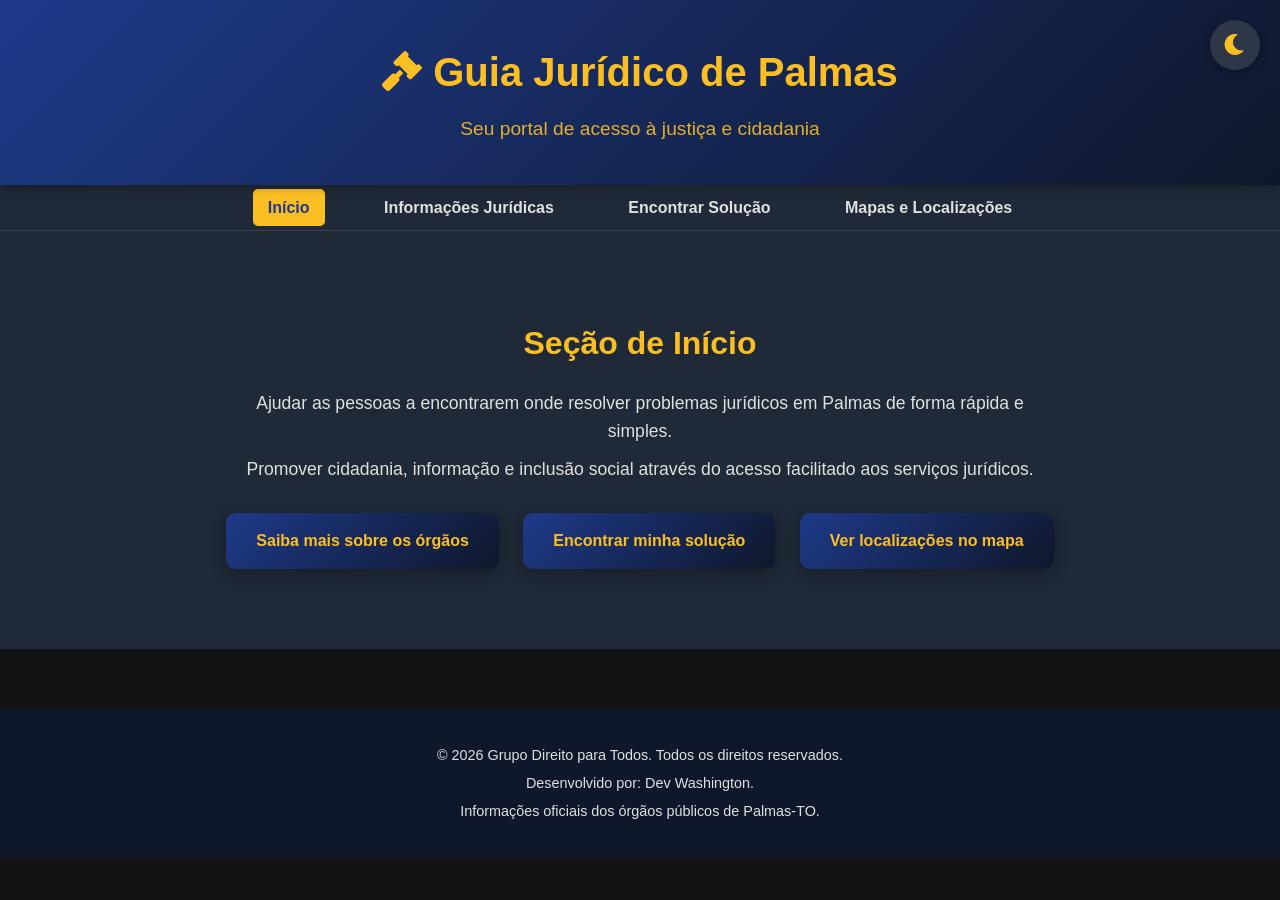
<file: index.html>
<!DOCTYPE html>
<html lang="pt-BR">

<head>
  <meta charset="UTF-8">
  <meta name="viewport" content="width=device-width, initial-scale=1.0">
  <title>Guia Jurídico de Palmas</title>
  <link rel="stylesheet" href="estilo.css">
  <link rel="stylesheet" href="https://cdnjs.cloudflare.com/ajax/libs/font-awesome/6.0.0/css/all.min.css">
</head>

<body>
  <header>
    <div class="container">
      <h1><i class="fas fa-gavel"></i> Guia Jurídico de Palmas</h1>
      <p>Seu portal de acesso à justiça e cidadania</p>
      <button id="theme-toggle" class="theme-toggle">
        <i class="fas fa-moon"></i>
      </button>
    </div>
  </header>

  <nav>
    <div class="container">
      <ul>
        <li><a href="index.html" class="active">Início</a></li>
        <li><a href="informacoes.html">Informações Jurídicas</a></li>
        <li><a href="solucoes.html">Encontrar Solução</a></li>
        <li><a href="mapas.html">Mapas e Localizações</a></li>
      </ul>
    </div>
  </nav>

  <section id="inicio" class="hero">
    <div class="container">
      <h2>Seção de Início</h2>
      <p>Ajudar as pessoas a encontrarem onde resolver problemas jurídicos em Palmas de forma rápida e simples.</p>
      <p>Promover cidadania, informação e inclusão social através do acesso facilitado aos serviços jurídicos.</p>
      <a href="informacoes.html" class="cta-button">Saiba mais sobre os órgãos</a>
      <a href="solucoes.html" class="cta-button">Encontrar minha solução</a>
      <a href="mapas.html" class="cta-button">Ver localizações no mapa</a>
    </div>
  </section>

  <footer>
    <div class="container">
      <p>© 2026 Grupo Direito para Todos. Todos os direitos reservados.</p>
      <p>Desenvolvido por: Dev Washington.</p>
      <p>Informações oficiais dos órgãos públicos de Palmas-TO.</p>
    </div>
  </footer>

  <div id="modal" class="modal">
    <div class="modal-conteudo">
      <span class="fechar">&times;</span>
      <div class="modal-header">
        <h3 id="modal-titulo"></h3>
      </div>
      <div class="modal-body">
        <p id="modal-descricao"></p>
        <p><strong>Endereço:</strong> <span id="modal-endereco"></span></p>
      </div>
    </div>
  </div>

  <script src="script.js"></script>
</body>

</html>
</file>
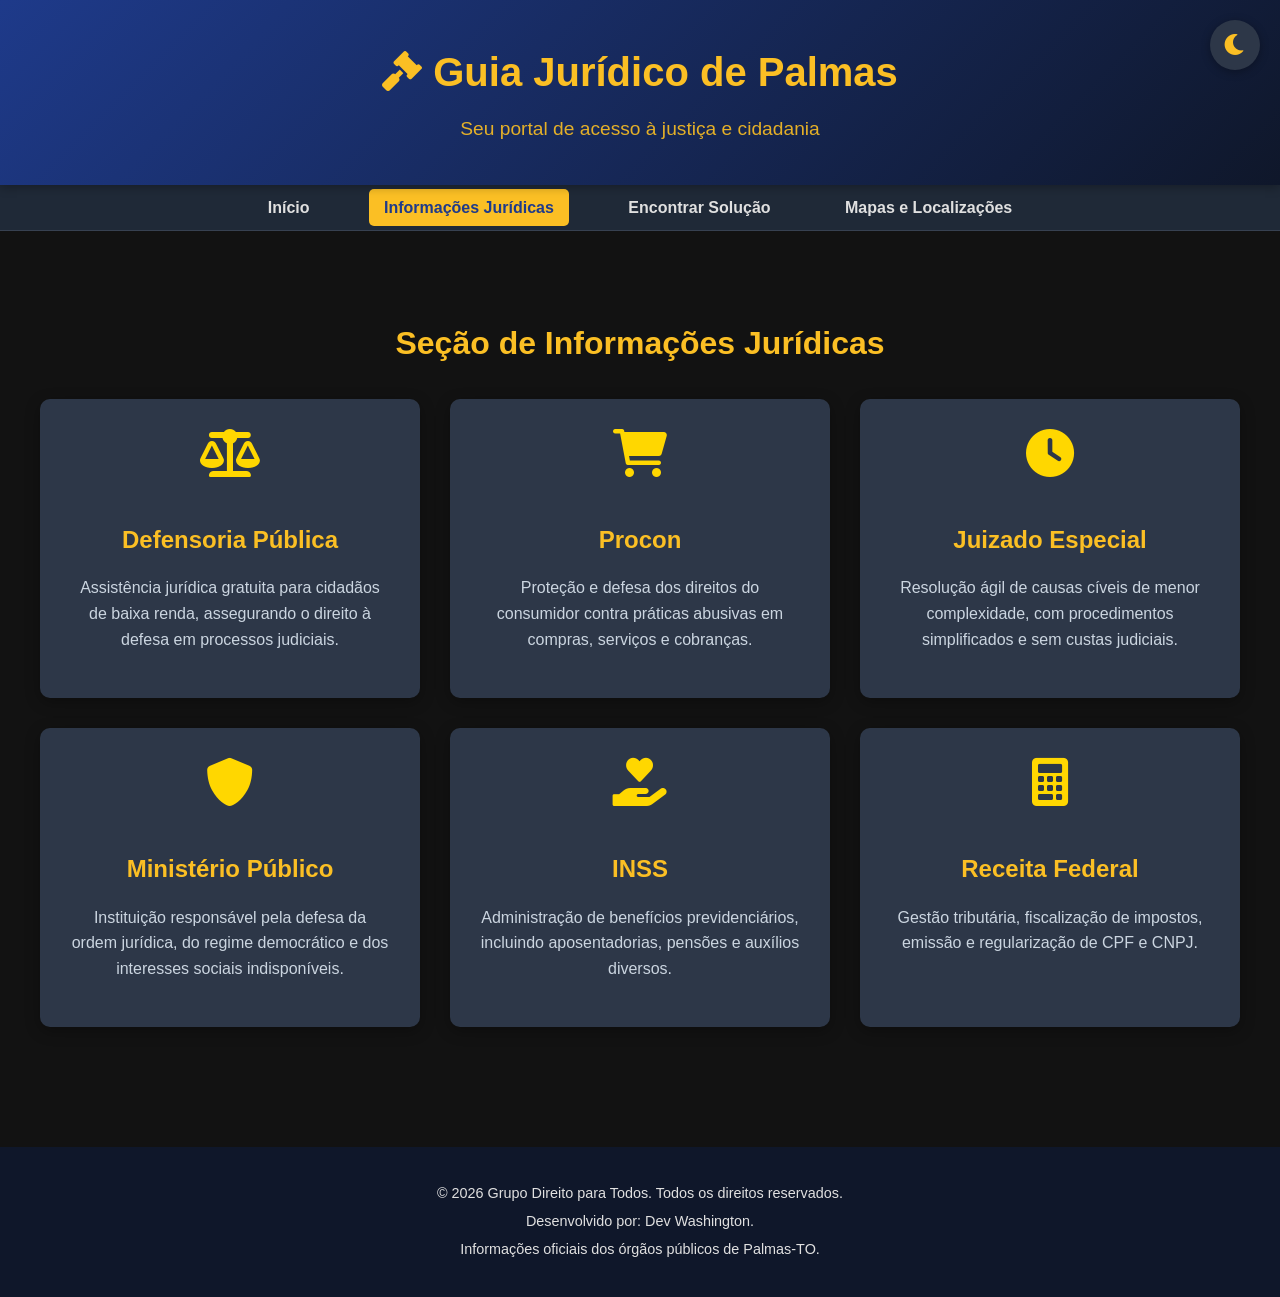
<file: informacoes.html>
<!DOCTYPE html>
<html lang="pt-BR">

<head>
  <meta charset="UTF-8">
  <meta name="viewport" content="width=device-width, initial-scale=1.0">
  <title>Informações Jurídicas - Guia Jurídico de Palmas</title>
  <link rel="stylesheet" href="estilo.css">
  <link rel="stylesheet" href="https://cdnjs.cloudflare.com/ajax/libs/font-awesome/6.0.0/css/all.min.css">
</head>

<body>
  <header>
    <div class="container">
      <h1><i class="fas fa-gavel"></i> Guia Jurídico de Palmas</h1>
      <p>Seu portal de acesso à justiça e cidadania</p>
      <button id="theme-toggle" class="theme-toggle">
        <i class="fas fa-moon"></i>
      </button>
    </div>
  </header>

  <nav>
    <div class="container">
      <ul>
        <li><a href="index.html">Início</a></li>
        <li><a href="informacoes.html" class="active">Informações Jurídicas</a></li>
        <li><a href="solucoes.html">Encontrar Solução</a></li>
        <li><a href="mapas.html">Mapas e Localizações</a></li>
      </ul>
    </div>
  </nav>

  <section id="informacoes">
    <div class="container">
      <h2>Seção de Informações Jurídicas</h2>
      <div class="orgaos-grid">
        <div class="orgao-card">
          <i class="fas fa-balance-scale"></i>
          <h3>Defensoria Pública</h3>
          <p>Assistência jurídica gratuita para cidadãos de baixa renda, assegurando o direito à defesa em processos
            judiciais.</p>
        </div>
        <div class="orgao-card">
          <i class="fas fa-shopping-cart"></i>
          <h3>Procon</h3>
          <p>Proteção e defesa dos direitos do consumidor contra práticas abusivas em compras, serviços e cobranças.</p>
        </div>
        <div class="orgao-card">
          <i class="fas fa-clock"></i>
          <h3>Juizado Especial</h3>
          <p>Resolução ágil de causas cíveis de menor complexidade, com procedimentos simplificados e sem custas
            judiciais.</p>
        </div>
        <div class="orgao-card">
          <i class="fas fa-shield-alt"></i>
          <h3>Ministério Público</h3>
          <p>Instituição responsável pela defesa da ordem jurídica, do regime democrático e dos interesses sociais
            indisponíveis.</p>
        </div>
        <div class="orgao-card">
          <i class="fas fa-hand-holding-heart"></i>
          <h3>INSS</h3>
          <p>Administração de benefícios previdenciários, incluindo aposentadorias, pensões e auxílios diversos.</p>
        </div>
        <div class="orgao-card">
          <i class="fas fa-calculator"></i>
          <h3>Receita Federal</h3>
          <p>Gestão tributária, fiscalização de impostos, emissão e regularização de CPF e CNPJ.</p>
        </div>
      </div>
    </div>
  </section>

  <footer>
    <div class="container">
      <p>© 2026 Grupo Direito para Todos. Todos os direitos reservados.</p>
      <p>Desenvolvido por: Dev Washington.</p>
      <p>Informações oficiais dos órgãos públicos de Palmas-TO.</p>
    </div>
  </footer>

  <div id="modal" class="modal">
    <div class="modal-conteudo">
      <span class="fechar">&times;</span>
      <div class="modal-header">
        <h3 id="modal-titulo"></h3>
      </div>
      <div class="modal-body">
        <p id="modal-descricao"></p>
        <p><strong>Endereço:</strong> <span id="modal-endereco"></span></p>
      </div>
    </div>
  </div>

  <script src="script.js"></script>
</body>

</html>
</file>
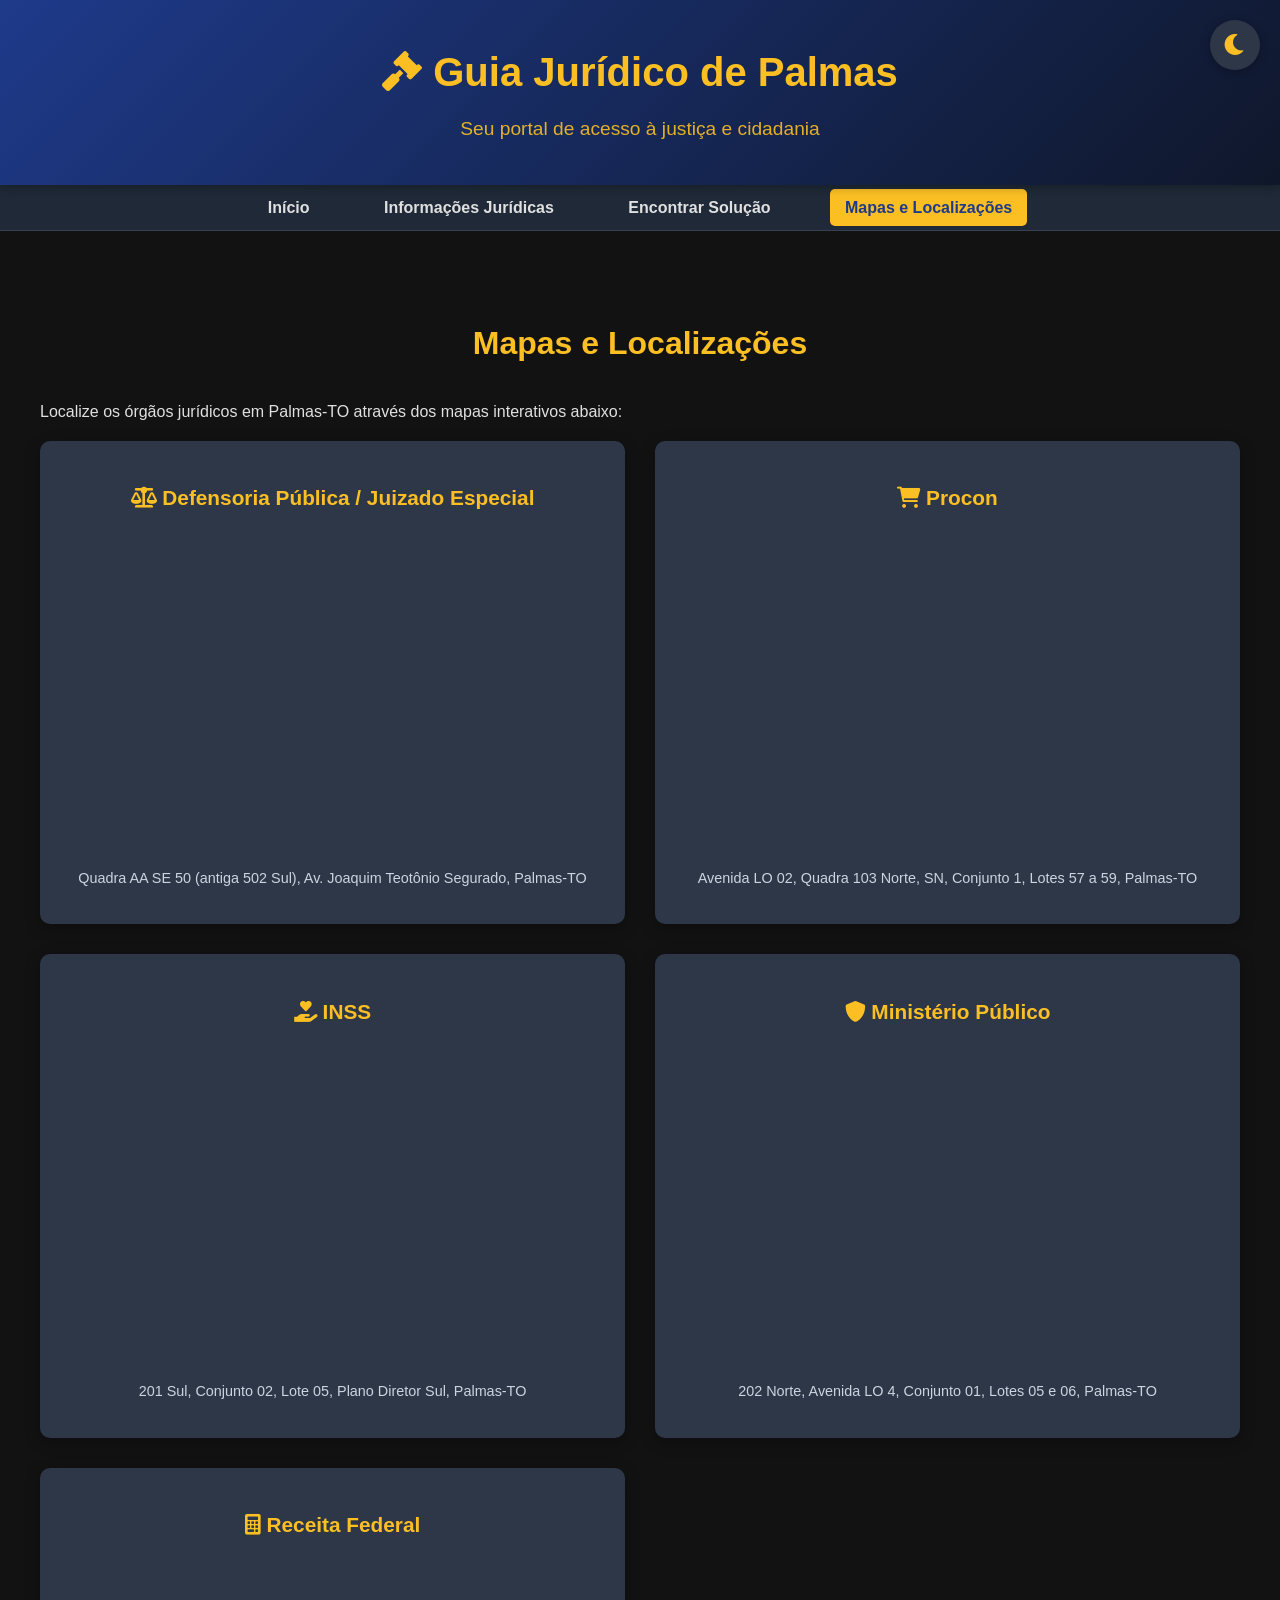
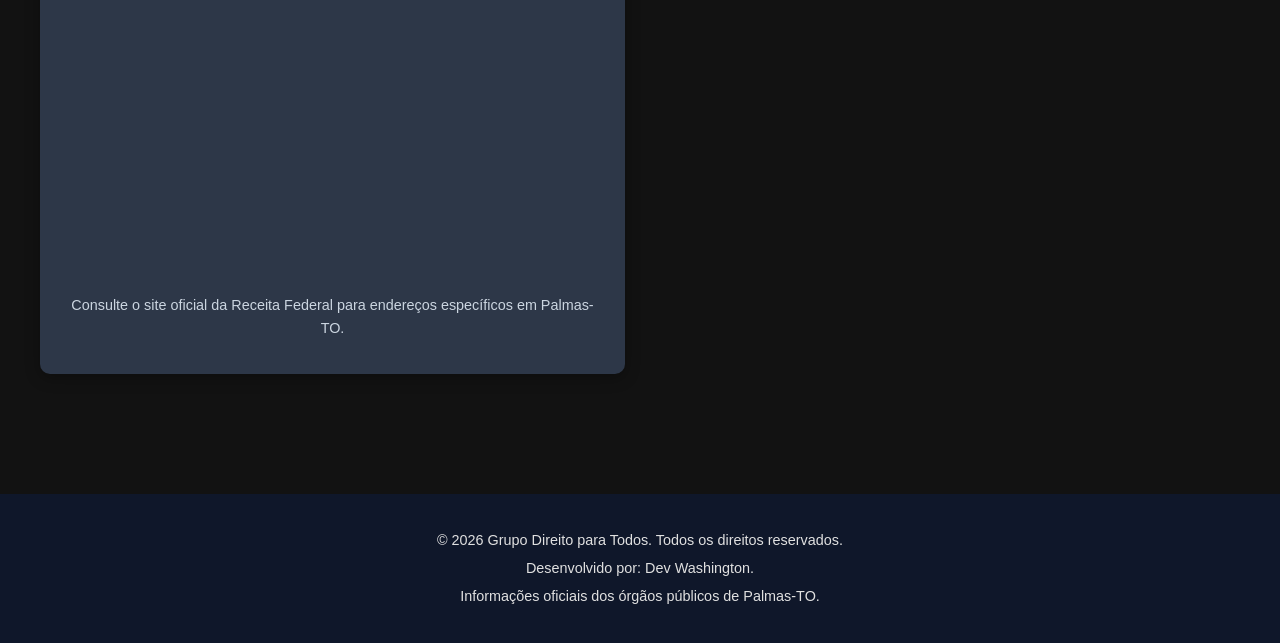
<file: mapas.html>
<!DOCTYPE html>
<html lang="pt-BR">

<head>
  <meta charset="UTF-8">
  <meta name="viewport" content="width=device-width, initial-scale=1.0">
  <title>Mapas e Localizações - Guia Jurídico de Palmas</title>
  <link rel="stylesheet" href="estilo.css">
  <link rel="stylesheet" href="https://cdnjs.cloudflare.com/ajax/libs/font-awesome/6.0.0/css/all.min.css">
</head>

<body>
  <header>
    <div class="container">
      <h1><i class="fas fa-gavel"></i> Guia Jurídico de Palmas</h1>
      <p>Seu portal de acesso à justiça e cidadania</p>
      <button id="theme-toggle" class="theme-toggle">
        <i class="fas fa-moon"></i>
      </button>
    </div>
  </header>

  <nav>
    <div class="container">
      <ul>
        <li><a href="index.html">Início</a></li>
        <li><a href="informacoes.html">Informações Jurídicas</a></li>
        <li><a href="solucoes.html">Encontrar Solução</a></li>
        <li><a href="mapas.html" class="active">Mapas e Localizações</a></li>
      </ul>
    </div>
  </nav>

  <section id="mapas">
    <div class="container">
      <h2>Mapas e Localizações</h2>
      <p>Localize os órgãos jurídicos em Palmas-TO através dos mapas interativos abaixo:</p>
      <div class="mapas-grid">
        <div class="mapa-card">
          <h3><i class="fas fa-balance-scale"></i> Defensoria Pública / Juizado Especial</h3>
          <iframe
            src="https://maps.google.com/maps?q=Quadra%20AA%20SE%2050%20(antiga%20502%20Sul),%20Av.%20Joaquim%20Teotônio%20Segurado,%20Palmas-TO&output=embed"
            width="100%" height="300" style="border:0;" allowfullscreen="" loading="lazy"></iframe>
          <p>Quadra AA SE 50 (antiga 502 Sul), Av. Joaquim Teotônio Segurado, Palmas-TO</p>
        </div>
        <div class="mapa-card">
          <h3><i class="fas fa-shopping-cart"></i> Procon</h3>
          <iframe
            src="https://maps.google.com/maps?q=Avenida%20LO%2002,%20Quadra%20103%20Norte,%20SN,%20Conjunto%201,%20Lotes%2057%20a%2059,%20Palmas-TO&output=embed"
            width="100%" height="300" style="border:0;" allowfullscreen="" loading="lazy"></iframe>
          <p>Avenida LO 02, Quadra 103 Norte, SN, Conjunto 1, Lotes 57 a 59, Palmas-TO</p>
        </div>
        <div class="mapa-card">
          <h3><i class="fas fa-hand-holding-heart"></i> INSS</h3>
          <iframe
            src="https://maps.google.com/maps?q=201%20Sul,%20Conjunto%2002,%20Lote%2005,%20Plano%20Diretor%20Sul,%20Palmas-TO&output=embed"
            width="100%" height="300" style="border:0;" allowfullscreen="" loading="lazy"></iframe>
          <p>201 Sul, Conjunto 02, Lote 05, Plano Diretor Sul, Palmas-TO</p>
        </div>
        <div class="mapa-card">
          <h3><i class="fas fa-shield-alt"></i> Ministério Público</h3>
          <iframe
            src="https://maps.google.com/maps?q=202%20Norte,%20Avenida%20LO%204,%20Conjunto%2001,%20Lotes%2005%20e%2006,%20Palmas-TO&output=embed"
            width="100%" height="300" style="border:0;" allowfullscreen="" loading="lazy"></iframe>
          <p>202 Norte, Avenida LO 4, Conjunto 01, Lotes 05 e 06, Palmas-TO</p>
        </div>
        <div class="mapa-card">
          <h3><i class="fas fa-calculator"></i> Receita Federal</h3>
          <iframe src="https://maps.google.com/maps?q=Receita%20Federal%20Palmas%20TO&output=embed" width="100%"
            height="300" style="border:0;" allowfullscreen="" loading="lazy"></iframe>
          <p>Consulte o site oficial da Receita Federal para endereços específicos em Palmas-TO.</p>
        </div>
      </div>
    </div>
  </section>

  <footer>
    <div class="container">
      <p>© 2026 Grupo Direito para Todos. Todos os direitos reservados.</p>
      <p>Desenvolvido por: Dev Washington.</p>
      <p>Informações oficiais dos órgãos públicos de Palmas-TO.</p>
    </div>
  </footer>

  <script src="script.js"></script>
</body>

</html>
</file>
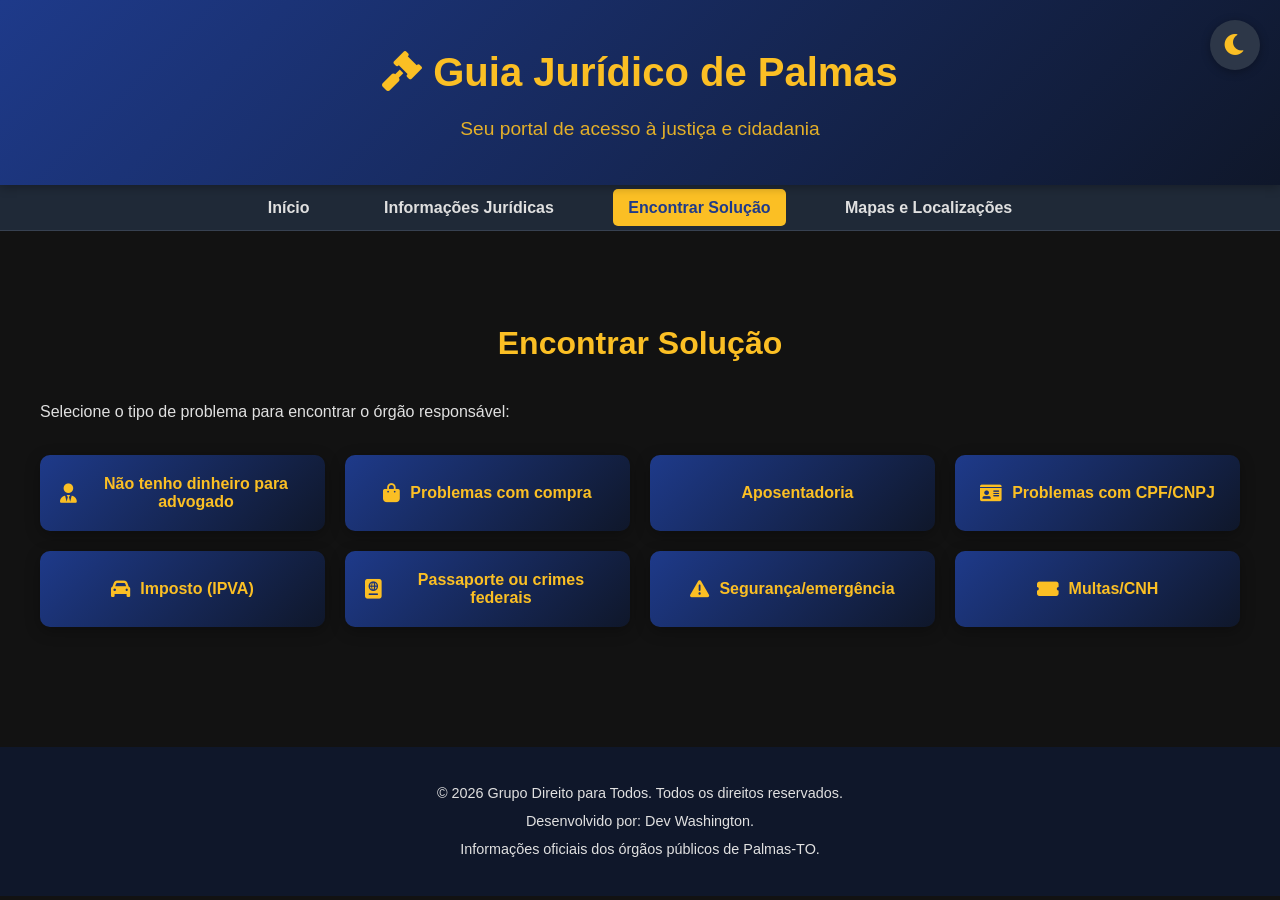
<file: solucoes.html>
<!DOCTYPE html>
<html lang="pt-BR">

<head>
  <meta charset="UTF-8">
  <meta name="viewport" content="width=device-width, initial-scale=1.0">
  <title>Encontrar Solução - Guia Jurídico de Palmas</title>
  <link rel="stylesheet" href="estilo.css">
  <link rel="stylesheet" href="https://cdnjs.cloudflare.com/ajax/libs/font-awesome/6.0.0/css/all.min.css">
</head>

<body>
  <header>
    <div class="container">
      <h1><i class="fas fa-gavel"></i> Guia Jurídico de Palmas</h1>
      <p>Seu portal de acesso à justiça e cidadania</p>
      <button id="theme-toggle" class="theme-toggle">
        <i class="fas fa-moon"></i>
      </button>
    </div>
  </header>

  <nav>
    <div class="container">
      <ul>
        <li><a href="index.html">Início</a></li>
        <li><a href="informacoes.html">Informações Jurídicas</a></li>
        <li><a href="solucoes.html" class="active">Encontrar Solução</a></li>
        <li><a href="mapas.html">Mapas e Localizações</a></li>
      </ul>
    </div>
  </nav>

  <section id="solucoes">
    <div class="container">
      <h2>Encontrar Solução</h2>
      <p>Selecione o tipo de problema para encontrar o órgão responsável:</p>
      <div class="botoes-grid">
        <button class="botao-solucao" data-orgao="defensoria"><i class="fas fa-user-tie"></i> Não tenho dinheiro para
          advogado</button>
        <button class="botao-solucao" data-orgao="procon"><i class="fas fa-shopping-bag"></i> Problemas com
          compra</button>
        <button class="botao-solucao" data-orgao="inss"><i class="fas fa-retirement"></i> Aposentadoria</button>
        <button class="botao-solucao" data-orgao="receita"><i class="fas fa-id-card"></i> Problemas com
          CPF/CNPJ</button>
        <button class="botao-solucao" data-orgao="receita"><i class="fas fa-car"></i> Imposto (IPVA)</button>
        <button class="botao-solucao" data-orgao="ministerio"><i class="fas fa-passport"></i> Passaporte ou crimes
          federais</button>
        <button class="botao-solucao" data-orgao="ministerio"><i class="fas fa-exclamation-triangle"></i>
          Segurança/emergência</button>
        <button class="botao-solucao" data-orgao="juizado"><i class="fas fa-ticket-alt"></i> Multas/CNH</button>
      </div>
    </div>
  </section>

  <footer>
    <div class="container">
      <p>© 2026 Grupo Direito para Todos. Todos os direitos reservados.</p>
      <p>Desenvolvido por: Dev Washington.</p>
      <p>Informações oficiais dos órgãos públicos de Palmas-TO.</p>
    </div>
  </footer>

  <div id="modal" class="modal">
    <div class="modal-conteudo">
      <span class="fechar">&times;</span>
      <div class="modal-header">
        <h3 id="modal-titulo"></h3>
      </div>
      <div class="modal-body">
        <p id="modal-descricao"></p>
        <p><strong>Endereço:</strong> <span id="modal-endereco"></span></p>
      </div>
    </div>
  </div>

  <script src="script.js"></script>
</body>

</html>
</file>
<file: estilo.css>
:root {
  --bg-color: #121212;
  --text-color: #e0e0e0;
  --card-bg: #2d3748;
  --card-text: #cbd5e0;
  --primary: #1e3a8a;
  --secondary: #fbbf24;
  --nav-bg: #1f2937;
  --nav-border: #374151;
  --footer-bg: #0f172a;
  --shadow: rgba(0, 0, 0, 0.3);
}

body {
  font-family: 'Segoe UI', Tahoma, Geneva, Verdana, sans-serif;
  margin: 0;
  padding: 0;
  background-color: var(--bg-color);
  color: var(--text-color);
  line-height: 1.6;
  transition: background-color 0.3s, color 0.3s;
}

body.light-mode {
  --bg-color: #f8f9fa;
  --text-color: #212529;
  --card-bg: #ffffff;
  --card-text: #6c757d;
  --primary: #000080;
  --secondary: #FFD700;
  --nav-bg: #ffffff;
  --nav-border: #e9ecef;
  --footer-bg: #343a40;
  --shadow: rgba(0, 0, 0, 0.1);
}

.container {
  max-width: 1200px;
  margin: 0 auto;
  padding: 0 20px;
}

header {
  background: linear-gradient(135deg, var(--primary) 0%, #0f172a 100%);
  color: var(--secondary);
  text-align: center;
  padding: 40px 20px;
  box-shadow: 0 2px 10px var(--shadow);
  position: relative;
}

header h1 {
  margin: 0;
  font-size: 2.5rem;
  font-weight: 700;
}

header p {
  margin: 10px 0 0;
  font-size: 1.2rem;
  opacity: 0.9;
}

.theme-toggle {
  position: absolute;
  top: 20px;
  right: 20px;
  background: var(--card-bg);
  border: none;
  border-radius: 50%;
  width: 50px;
  height: 50px;
  cursor: pointer;
  font-size: 1.5rem;
  color: var(--secondary);
  transition: all 0.3s;
  box-shadow: 0 2px 10px var(--shadow);
}

.theme-toggle:hover {
  transform: scale(1.1);
  box-shadow: 0 4px 15px var(--shadow);
}

nav {
  background-color: var(--nav-bg);
  border-bottom: 1px solid var(--nav-border);
  padding: 10px 0;
}

nav ul {
  list-style: none;
  padding: 0;
  margin: 0;
  text-align: center;
}

nav li {
  display: inline;
  margin: 0 20px;
}

nav a {
  color: var(--text-color);
  text-decoration: none;
  font-weight: 600;
  padding: 10px 15px;
  border-radius: 5px;
  transition: background-color 0.3s;
}

nav a:hover {
  background-color: var(--secondary);
  color: var(--primary);
}

.hero {
  background-color: var(--nav-bg);
  padding: 60px 20px;
  text-align: center;
}

.hero h2 {
  color: var(--secondary);
  font-size: 2rem;
  margin-bottom: 20px;
}

.hero p {
  font-size: 1.1rem;
  max-width: 800px;
  margin: 0 auto 10px;
}

section {
  padding: 60px 20px;
}

section h2 {
  color: var(--secondary);
  font-size: 2rem;
  margin-bottom: 30px;
  text-align: center;
}

.orgaos-grid {
  display: grid;
  grid-template-columns: repeat(auto-fit, minmax(300px, 1fr));
  gap: 30px;
}

.orgao-card {
  background-color: var(--card-bg);
  padding: 30px;
  border-radius: 10px;
  box-shadow: 0 4px 15px var(--shadow);
  text-align: center;
  transition: transform 0.3s, box-shadow 0.3s;
}

.orgao-card:hover {
  transform: translateY(-5px);
  box-shadow: 0 8px 25px rgba(0, 0, 0, 0.15);
}

.orgao-card i {
  font-size: 3rem;
  color: #FFD700;
  margin-bottom: 20px;
}

.orgao-card h3 {
  color: var(--secondary);
  margin-bottom: 15px;
  font-size: 1.5rem;
}

.orgao-card p {
  color: var(--card-text);
  font-size: 1rem;
}

.botoes-grid {
  display: grid;
  grid-template-columns: repeat(auto-fit, minmax(250px, 1fr));
  gap: 20px;
  margin-top: 30px;
}

.botao-solucao {
  background: linear-gradient(135deg, var(--primary) 0%, #0f172a 100%);
  color: var(--secondary);
  border: none;
  padding: 20px;
  cursor: pointer;
  border-radius: 10px;
  font-size: 1rem;
  font-weight: 600;
  display: flex;
  align-items: center;
  justify-content: center;
  gap: 10px;
  transition: all 0.3s;
  box-shadow: 0 4px 15px var(--shadow);
}

.botao-solucao:hover {
  background: linear-gradient(135deg, var(--secondary) 0%, #f59e0b 100%);
  color: var(--primary);
  transform: translateY(-3px);
  box-shadow: 0 8px 25px var(--shadow);
}

.botao-solucao i {
  font-size: 1.2rem;
}

footer {
  background-color: var(--footer-bg);
  color: var(--text-color);
  text-align: center;
  padding: 30px 20px;
  margin-top: 60px;
}

footer p {
  margin: 5px 0;
  font-size: 0.9rem;
}

.modal {
  display: none;
  position: fixed;
  z-index: 1000;
  left: 0;
  top: 0;
  width: 100%;
  height: 100%;
  overflow: auto;
  background-color: rgba(0, 0, 0, 0.6);
  animation: fadeIn 0.3s ease-in-out;
}

@keyframes fadeIn {
  from {
    opacity: 0;
  }

  to {
    opacity: 1;
  }
}

.modal-conteudo {
  background-color: var(--card-bg);
  margin: 10% auto;
  padding: 0;
  border: none;
  width: 90%;
  max-width: 600px;
  border-radius: 15px;
  box-shadow: 0 10px 40px var(--shadow);
  animation: slideIn 0.3s ease-in-out;
}

@keyframes slideIn {
  from {
    transform: translateY(-50px);
    opacity: 0;
  }

  to {
    transform: translateY(0);
    opacity: 1;
  }
}

.modal-header {
  background: linear-gradient(135deg, var(--primary) 0%, #0f172a 100%);
  color: var(--secondary);
  padding: 20px;
  border-radius: 15px 15px 0 0;
}

.modal-header h3 {
  margin: 0;
  font-size: 1.5rem;
}

.modal-body {
  padding: 30px;
}

.modal-body p {
  margin-bottom: 15px;
  font-size: 1rem;
  color: var(--card-text);
}

.fechar {
  color: #FFD700;
  float: right;
  font-size: 28px;
  font-weight: bold;
  cursor: pointer;
  margin-top: -5px;
}

.fechar:hover {
  color: #ffffff;
}

nav a.active {
  background-color: var(--secondary);
  color: var(--primary);
}

.cta-button {
  display: inline-block;
  background: linear-gradient(135deg, var(--primary) 0%, #0f172a 100%);
  color: var(--secondary);
  padding: 15px 30px;
  margin: 20px 10px;
  text-decoration: none;
  border-radius: 10px;
  font-weight: 600;
  transition: all 0.3s;
  box-shadow: 0 4px 15px var(--shadow);
}

.cta-button:hover {
  background: linear-gradient(135deg, var(--secondary) 0%, #f59e0b 100%);
  color: var(--primary);
  transform: translateY(-3px);
  box-shadow: 0 8px 25px var(--shadow);
}

.mapas-grid {
  display: grid;
  grid-template-columns: repeat(auto-fit, minmax(400px, 1fr));
  gap: 30px;
}

.mapa-card {
  background-color: var(--card-bg);
  padding: 20px;
  border-radius: 10px;
  box-shadow: 0 4px 15px var(--shadow);
  text-align: center;
  transition: transform 0.3s, box-shadow 0.3s;
}

.mapa-card:hover {
  transform: translateY(-5px);
  box-shadow: 0 8px 25px rgba(0, 0, 0, 0.15);
}

.mapa-card h3 {
  color: var(--secondary);
  margin-bottom: 15px;
  font-size: 1.3rem;
}

.mapa-card iframe {
  border-radius: 8px;
  margin-bottom: 15px;
}

.mapa-card p {
  color: var(--card-text);
  font-size: 0.9rem;
}

/* Responsividade para Tablets */
@media (max-width: 1024px) and (min-width: 769px) {
  .container {
    padding: 0 15px;
  }

  header {
    padding: 30px 15px;
  }

  header h1 {
    font-size: 2rem;
  }

  header p {
    font-size: 1rem;
  }

  section {
    padding: 40px 15px;
  }

  section h2 {
    font-size: 1.8rem;
  }

  .orgaos-grid {
    grid-template-columns: repeat(2, 1fr);
    gap: 20px;
  }

  .orgao-card {
    padding: 20px;
  }

  .orgao-card i {
    font-size: 2.5rem;
  }

  .orgao-card h3 {
    font-size: 1.3rem;
  }

  .botoes-grid {
    grid-template-columns: repeat(2, 1fr);
    gap: 15px;
  }

  .botao-solucao {
    padding: 15px;
    font-size: 0.9rem;
  }

  .mapas-grid {
    grid-template-columns: repeat(2, 1fr);
    gap: 20px;
  }

  .mapa-card {
    padding: 15px;
  }

  .modal-conteudo {
    width: 95%;
    margin: 5% auto;
  }
}

/* Responsividade para Telefones */
@media (max-width: 768px) {
  .container {
    padding: 0 10px;
  }

  header {
    padding: 20px 60px 20px 10px;
    text-align: left;
    position: relative;
  }

  header h1 {
    font-size: 1.8rem;
    margin-bottom: 10px;
  }

  header p {
    font-size: 1rem;
    margin: 0;
  }

  .theme-toggle {
    position: absolute;
    top: 20px;
    right: 10px;
    width: 40px;
    height: 40px;
    font-size: 1.2rem;
  }

  nav ul {
    text-align: left;
  }

  nav li {
    display: block;
    margin: 10px 0;
  }

  nav li a {
    display: block;
    padding: 12px;
    margin: 0;
  }

  .hero {
    padding: 40px 10px;
  }

  .hero h2 {
    font-size: 1.5rem;
  }

  .hero p {
    font-size: 1rem;
  }

  section {
    padding: 30px 10px;
  }

  section h2 {
    font-size: 1.5rem;
    margin-bottom: 20px;
  }

  .orgaos-grid {
    grid-template-columns: 1fr;
    gap: 20px;
  }

  .orgao-card {
    padding: 20px;
  }

  .orgao-card i {
    font-size: 2rem;
  }

  .orgao-card h3 {
    font-size: 1.2rem;
  }

  .botoes-grid {
    grid-template-columns: 1fr;
    gap: 15px;
  }

  .botao-solucao {
    padding: 15px;
    font-size: 0.9rem;
    flex-direction: column;
    text-align: center;
  }

  .botao-solucao i {
    margin-bottom: 5px;
  }

  .cta-button {
    display: block;
    width: 100%;
    max-width: 300px;
    margin: 10px auto;
    padding: 15px;
    text-align: center;
  }

  .mapas-grid {
    grid-template-columns: 1fr;
    gap: 20px;
  }

  .mapa-card {
    padding: 15px;
  }

  .mapa-card iframe {
    height: 250px;
  }

  .modal-conteudo {
    width: 95%;
    margin: 5% auto;
  }

  .modal-body {
    padding: 20px;
  }

  footer {
    padding: 20px 10px;
  }
}
</file>
